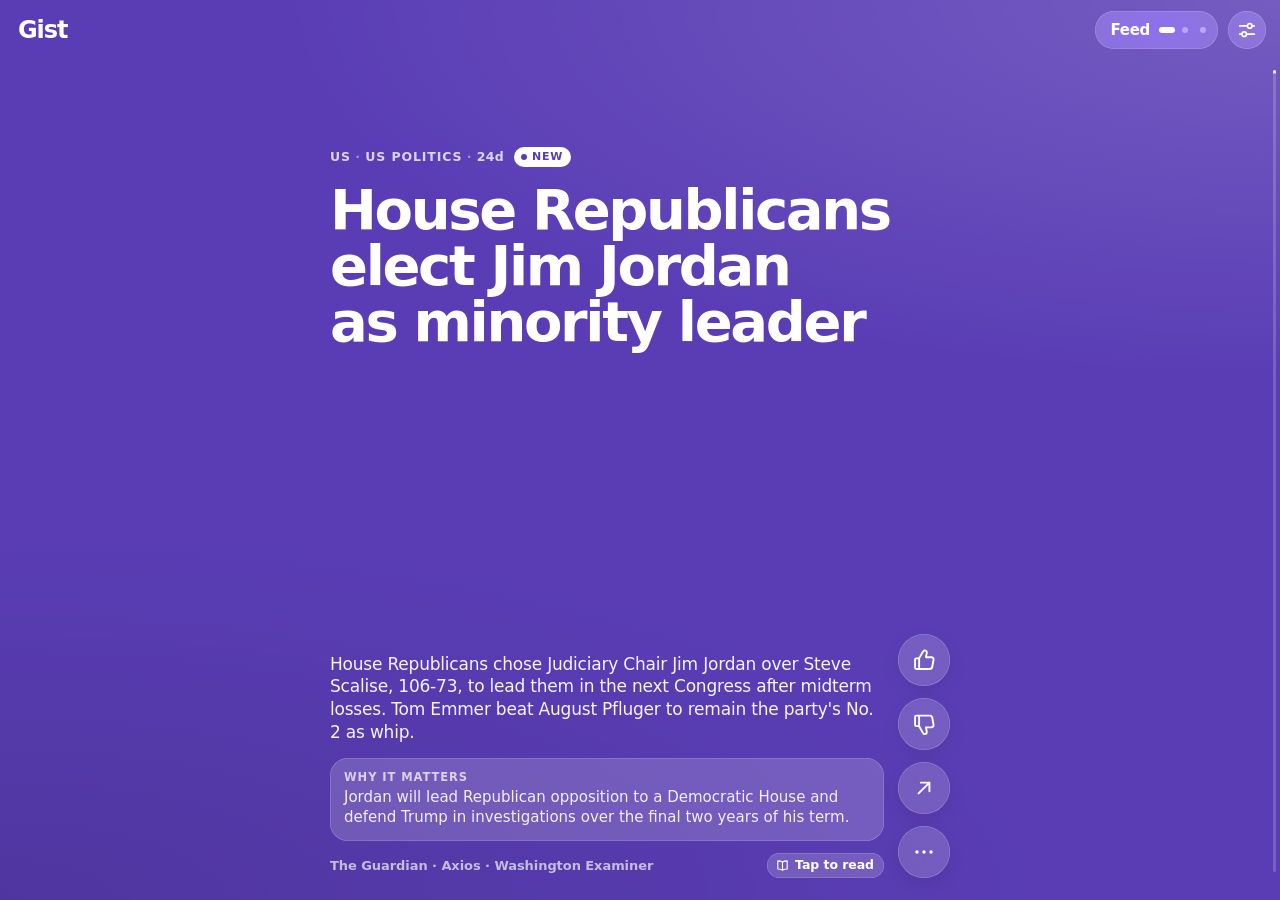
<file: docs/index.html>
<!doctype html>
<html lang="en">
  <head>
    <meta charset="UTF-8" />
    <meta name="viewport" content="width=device-width, initial-scale=1, viewport-fit=cover" />
    <title>Gist</title>
    <meta name="description" content="A news feed you can doomscroll: bold cards, three drops a day, ranked on your phone by your votes." />

    <!-- iOS home-screen web app -->
    <meta name="apple-mobile-web-app-capable" content="yes" />
    <meta name="mobile-web-app-capable" content="yes" />
    <meta name="apple-mobile-web-app-status-bar-style" content="black-translucent" />
    <meta name="apple-mobile-web-app-title" content="Gist" />
    <link rel="apple-touch-icon" sizes="180x180" href="./apple-touch-icon.png" />
    <link rel="icon" type="image/svg+xml" href="./icon.svg" />
    <link rel="icon" type="image/png" sizes="192x192" href="./icon-192.png" />
    <link rel="manifest" href="./manifest.webmanifest" />

    <meta name="theme-color" content="#F2F2F7" media="(prefers-color-scheme: light)" />
    <meta name="theme-color" content="#000000" media="(prefers-color-scheme: dark)" />

    <!-- Debug override (?theme=light|dark) + motion flag, applied before first paint. -->
    <script>
      (function () {
        try {
          var t = new URLSearchParams(location.search).get('theme');
          if (t === 'light' || t === 'dark') document.documentElement.setAttribute('data-theme', t);
          var rm = window.matchMedia && window.matchMedia('(prefers-reduced-motion: reduce)').matches;
          if (!rm) document.documentElement.classList.add('motion');
        } catch (e) {}
      })();
    </script>

    <link rel="stylesheet" href="./styles.css" />
    <script type="module" src="./app.js"></script>
  </head>
  <body data-tab="feed" data-ink="light">
    <header class="chrome" id="chrome">
      <div class="chrome-row">
        <div class="wordmark">Gist</div>
        <!-- Page indicator: swipe left/right to change section; the dots are also tappable. -->
        <nav class="pager" role="tablist" id="tabs" aria-label="Sections (swipe left or right)">
          <span class="pager-label" id="pager-label" aria-hidden="true">Feed</span>
          <span class="pager-dots">
            <span class="pager-thumb" aria-hidden="true"></span>
            <button role="tab" type="button" data-tab="feed" aria-label="Feed"></button>
            <button role="tab" type="button" data-tab="economy" aria-label="Economy"></button>
            <button role="tab" type="button" data-tab="threads" aria-label="Threads"></button>
          </span>
        </nav>
        <button class="gear" type="button" id="gear" aria-label="Settings">
          <svg viewBox="0 0 24 24" aria-hidden="true"><path d="M4 7.5h8.5M17.5 7.5H20M4 16.5h2.5M11.5 16.5H20"/><circle cx="15" cy="7.5" r="2.5"/><circle cx="9" cy="16.5" r="2.5"/></svg>
        </button>
      </div>
    </header>

    <div class="progress" id="progress" aria-hidden="true"><div class="progress-fill" id="progress-fill"></div></div>

    <!-- Sections side by side in a native horizontal scroll-snap strip: swipe left/right to change. -->
    <div class="strip" id="strip">
      <main id="feed" class="feed" aria-label="Feed" tabindex="-1">
        <article class="card loading" aria-label="Loading"><div class="poster"><div class="hl"><div class="hl-t">Gist</div></div></div></article>
      </main>
      <section id="economy" class="page" aria-label="Economy"></section>
      <section id="threads" class="page" aria-label="Threads"></section>
    </div>

    <div class="scrim" id="scrim" hidden></div>
    <div class="sheet" id="sheet" role="dialog" aria-modal="true" aria-label="Details" hidden>
      <div class="sheet-grab" id="sheet-grab"><span></span></div>
      <div class="sheet-body" id="sheet-body"></div>
    </div>

    <button class="new-pill" id="new-pill" type="button" hidden></button>

    <div class="reader" id="reader" role="dialog" aria-modal="true" aria-labelledby="r-title" hidden>
      <div class="r-bar" id="r-bar">
        <div class="r-bar-bg" aria-hidden="true"></div>
        <div class="r-bar-title" id="r-bar-title" aria-hidden="true"></div>
        <button class="r-close" id="r-close" type="button" aria-label="Close">
          <svg viewBox="0 0 24 24" aria-hidden="true"><path d="M6.5 6.5l11 11M17.5 6.5l-11 11"/></svg>
        </button>
      </div>
      <div class="r-scroll" id="r-scroll"></div>
    </div>

    <div class="toast" id="toast" role="status" aria-live="polite"></div>

    <noscript><p style="padding:96px 20px">Gist needs JavaScript to load the feed.</p></noscript>
  </body>
</html>
</file>
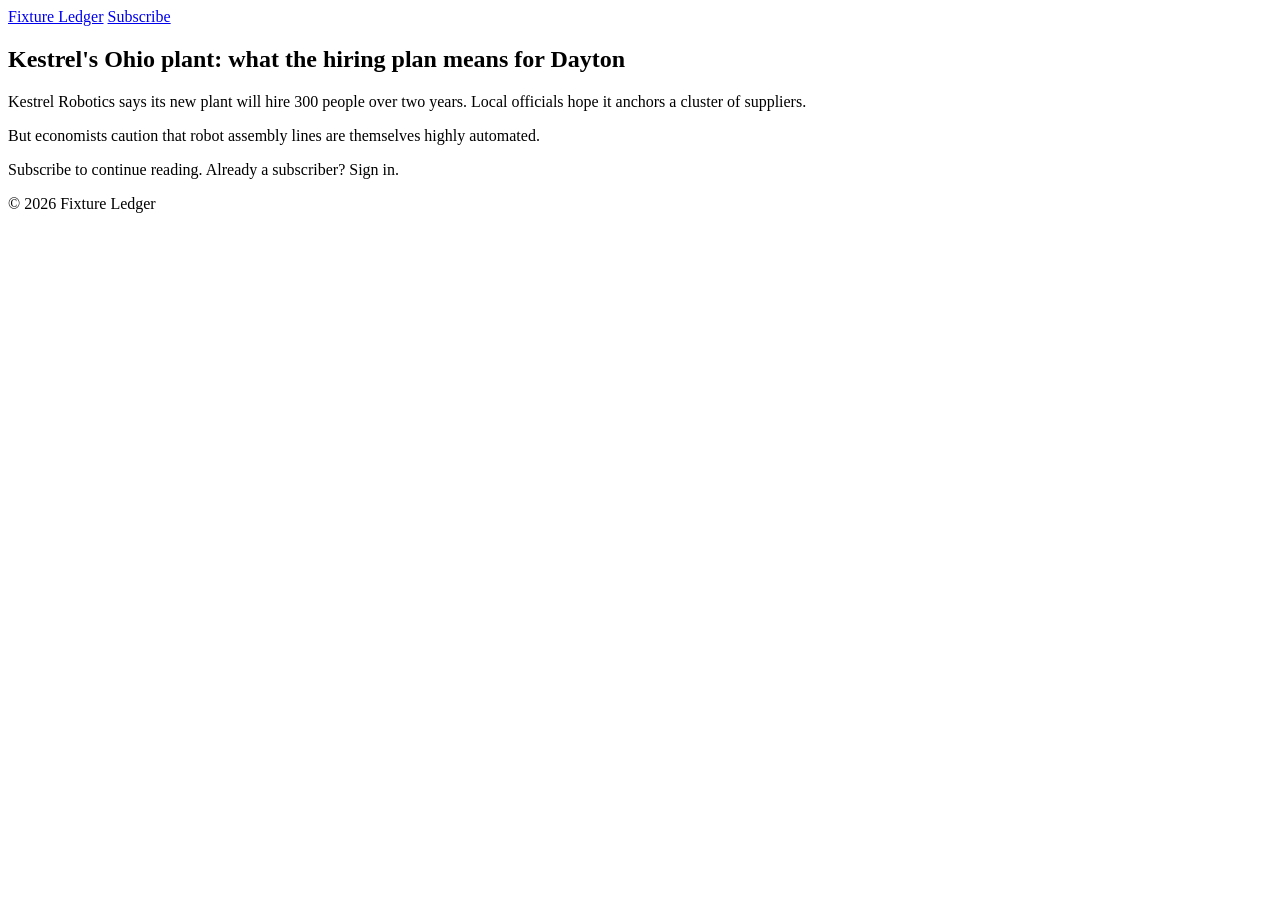
<file: job/fixtures/pages/paywall-teaser.html>
<!doctype html>
<html lang="en">
<head><meta charset="utf-8"><title>Subscriber analysis | Fixture Ledger</title></head>
<body>
<header><nav><a href="/">Fixture Ledger</a> <a href="/subscribe">Subscribe</a></nav></header>
<main>
  <article>
    <h1>Kestrel's Ohio plant: what the hiring plan means for Dayton</h1>
    <p>Kestrel Robotics says its new plant will hire 300 people over two years. Local officials hope it anchors a cluster of suppliers.</p>
    <p>But economists caution that robot assembly lines are themselves highly automated.</p>
    <div class="paywall"><p>Subscribe to continue reading. Already a subscriber? Sign in.</p></div>
  </article>
</main>
<footer><p>&copy; 2026 Fixture Ledger</p></footer>
</body>
</html>
</file>
<file: docs/styles.css>
/* Brief v2 — "Poster": every card is a keynote slide. Huge type on a rich color field.
   Light mode = solid color fields. Dark mode = black fields, topic color moves into the headline.
   Animate transform + opacity only. */

:root {
  --font: -apple-system, BlinkMacSystemFont, "SF Pro Display", "SF Pro Text", system-ui, sans-serif;
  --safe-t: env(safe-area-inset-top, 0px);
  --safe-b: env(safe-area-inset-bottom, 0px);
  --safe-l: env(safe-area-inset-left, 0px);
  --safe-r: env(safe-area-inset-right, 0px);
  --chrome-h: 52px;
  --spring: cubic-bezier(0.2, 1.25, 0.35, 1);
  --spring-soft: cubic-bezier(0.22, 1.08, 0.36, 1);
  --ease-out: cubic-bezier(0.22, 0.61, 0.36, 1);

  /* System semantic colors (light) */
  --bg: #f2f2f7;
  --group: #ffffff;
  --label: #000000;
  --label2: rgba(60, 60, 67, 0.62);
  --label3: rgba(60, 60, 67, 0.32);
  --fill: rgba(118, 118, 128, 0.12);
  --hair: rgba(60, 60, 67, 0.16);
  --sheet-bg: rgba(242, 242, 247, 0.9);
  --sheet-group: #ffffff;
  --link: #0a64d8;
  --good: #1f8a4c;
  --bad: #c9302c;

  /* The poster palette — iPhone/iMac-lineup inspired: saturated, refined, never neon. */
  --p-blue: #2352c6;
  --p-green: #1d7a4a;
  --p-purple: #5a3db5;
  --p-orange: #e2622a;
  --p-red: #b3262e;
  --p-teal: #11727f;
  --p-pink: #d24a80;
  --p-yellow: #f3c234;
  --p-silver: #e4e5e9;

  /* Dark-mode headline tones for the same families */
  --d-blue: #78a2ff;
  --d-green: #57d48f;
  --d-purple: #b9a2ff;
  --d-orange: #ffa064;
  --d-red: #ff6e66;
  --d-teal: #5ed3df;
  --d-pink: #ff88b6;
  --d-yellow: #ffd84f;
  --d-silver: #e6e7eb;

  color-scheme: light;
}

@media (prefers-color-scheme: dark) {
  :root:not([data-theme="light"]) {
    --bg: #000000;
    --group: #1c1c1e;
    --label: #ffffff;
    --label2: rgba(235, 235, 245, 0.62);
    --label3: rgba(235, 235, 245, 0.3);
    --fill: rgba(118, 118, 128, 0.24);
    --hair: rgba(84, 84, 88, 0.6);
    --sheet-bg: rgba(28, 28, 30, 0.92);
    --sheet-group: #2c2c2e;
    --link: #4a9dff;
    --good: #4fd08a;
    --bad: #ff6961;
    color-scheme: dark;
  }
}
:root[data-theme="dark"] {
  --bg: #000000;
  --group: #1c1c1e;
  --label: #ffffff;
  --label2: rgba(235, 235, 245, 0.62);
  --label3: rgba(235, 235, 245, 0.3);
  --fill: rgba(118, 118, 128, 0.24);
  --hair: rgba(84, 84, 88, 0.6);
  --sheet-bg: rgba(28, 28, 30, 0.92);
  --sheet-group: #2c2c2e;
  --link: #4a9dff;
  --good: #4fd08a;
  --bad: #ff6961;
  color-scheme: dark;
}

* { box-sizing: border-box; }
html, body { margin: 0; height: 100%; }
body {
  background: var(--bg);
  color: var(--label);
  font-family: var(--font);
  font-size: 17px;
  line-height: 1.35;
  -webkit-font-smoothing: antialiased;
  -webkit-text-size-adjust: 100%;
  overflow: hidden;
  overscroll-behavior: none;
}
button { font: inherit; color: inherit; background: none; border: 0; padding: 0; cursor: pointer; -webkit-tap-highlight-color: transparent; }
a { color: inherit; -webkit-tap-highlight-color: transparent; }
svg { display: block; }
[hidden] { display: none !important; }
.sr-only { position: absolute; width: 1px; height: 1px; overflow: hidden; clip: rect(0 0 0 0); white-space: nowrap; }

/* ------------------------------------------------------------------ chrome */

.chrome {
  position: fixed;
  z-index: 30;
  top: 0; left: 0; right: 0;
  padding: calc(var(--safe-t) + 8px) calc(var(--safe-r) + 14px) 0 calc(var(--safe-l) + 18px);
  transition: opacity 0.35s var(--ease-out), transform 0.45s var(--spring-soft);
  pointer-events: none;
}
.chrome-row {
  height: 44px;
  display: flex;
  align-items: center;
  gap: 10px;
}
.chrome-row > * { pointer-events: auto; }
body.scrolling[data-tab="feed"] .chrome { opacity: 0; transform: translateY(-8px); }
body.scrolling[data-tab="feed"] .chrome-row > * { pointer-events: none; }

/* Ink: what color the chrome draws in, follows the card under it. */
body[data-ink="light"] {
  --c-ink: #ffffff;
  --c-glass: rgba(255, 255, 255, 0.18);
  --c-glass-edge: rgba(255, 255, 255, 0.28);
  --c-sel: rgba(255, 255, 255, 0.94);
  --c-sel-ink: #000;
}
body[data-ink="dark"] {
  --c-ink: #111114;
  --c-glass: rgba(255, 255, 255, 0.42);
  --c-glass-edge: rgba(255, 255, 255, 0.55);
  --c-sel: #111114;
  --c-sel-ink: #fff;
}
body[data-tab="economy"][data-ink="dark"], body[data-tab="threads"][data-ink="dark"] {
  --c-glass: rgba(250, 250, 252, 0.72);
  --c-glass-edge: rgba(0, 0, 0, 0.06);
}
body[data-tab="economy"][data-ink="light"], body[data-tab="threads"][data-ink="light"] {
  --c-glass: rgba(40, 40, 44, 0.72);
  --c-glass-edge: rgba(255, 255, 255, 0.1);
}

.wordmark {
  font-size: 24px;
  font-weight: 900;
  letter-spacing: -0.045em;
  color: var(--c-ink);
  margin-right: auto;
  transition: color 0.3s;
}
/* Page indicator: current section name + three dots; the thumb slides with --pos (0 feed … 2 threads),
   which app.js sets continuously while you swipe. */
.pager {
  --pos: 0;
  --step: 18px;
  height: 38px;
  display: flex;
  align-items: center;
  gap: 8px;
  padding: 0 6px 0 15px;
  border-radius: 999px;
  color: var(--c-ink);
  background: var(--c-glass);
  box-shadow: inset 0 0 0 0.5px var(--c-glass-edge);
  -webkit-backdrop-filter: blur(24px) saturate(170%);
  backdrop-filter: blur(24px) saturate(170%);
  transition: color 0.3s;
}
.pager-label {
  font-size: 15px;
  font-weight: 750;
  letter-spacing: -0.02em;
}
.pager-label.swap { animation: pager-swap 0.32s var(--ease-out); }
@keyframes pager-swap { from { opacity: 0; transform: translateY(5px); } }
.pager-dots { position: relative; display: flex; }
.pager-dots button {
  width: var(--step);
  height: 38px;
  display: grid;
  place-items: center;
}
.pager-dots button::before {
  content: "";
  width: 6px; height: 6px;
  border-radius: 50%;
  background: currentColor;
  opacity: 0.38;
}
.pager-dots button:focus-visible { outline: 2px solid currentColor; outline-offset: -8px; border-radius: 999px; }
.pager-thumb {
  position: absolute;
  top: 50%;
  left: calc(var(--pos) * var(--step) + var(--step) / 2 - 8px);
  width: 16px; height: 6px;
  margin-top: -3px;
  border-radius: 3px;
  background: currentColor;
  pointer-events: none;
  transition: left 0.32s var(--spring-soft);
}
body.swiping .pager-thumb { transition: none; }
.gear {
  width: 38px; height: 38px;
  border-radius: 50%;
  display: grid; place-items: center;
  color: var(--c-ink);
  background: var(--c-glass);
  box-shadow: inset 0 0 0 0.5px var(--c-glass-edge);
  -webkit-backdrop-filter: blur(24px) saturate(170%);
  backdrop-filter: blur(24px) saturate(170%);
}
.gear svg { width: 22px; height: 22px; fill: none; stroke: currentColor; stroke-width: 1.75; stroke-linecap: round; }

.progress {
  position: fixed;
  z-index: 25;
  right: calc(var(--safe-r) + 4px);
  top: calc(var(--safe-t) + 70px);
  bottom: calc(var(--safe-b) + 28px);
  width: 3px;
  border-radius: 3px;
  background: color-mix(in srgb, var(--c-ink) 18%, transparent);
  overflow: hidden;
  transition: opacity 0.3s;
}
.progress-fill {
  position: absolute; inset: 0;
  background: var(--c-ink);
  opacity: 0.85;
  transform-origin: 50% 0;
  transform: scaleY(0);
  transition: transform 0.45s var(--spring-soft);
}
body:not([data-tab="feed"]) .progress { opacity: 0; }

/* ------------------------------------------------------------------ feed */

/* Sections strip: Feed | Economy | Threads side by side, one screen each. The phone's native scroller
   does the horizontal swipe and snapping; each section scrolls vertically inside it. */
.strip {
  position: fixed;
  inset: 0;
  display: flex;
  overflow-x: auto;
  overflow-y: hidden;
  scroll-snap-type: x mandatory;
  overscroll-behavior-x: contain;
  -webkit-overflow-scrolling: touch;
  scrollbar-width: none;
}
.strip::-webkit-scrollbar { display: none; }
.strip > .feed, .strip > .page {
  position: relative;
  inset: auto;
  flex: 0 0 100%;
  width: 100%;
  height: 100%;
  scroll-snap-align: start;
  scroll-snap-stop: always;
}

.feed {
  overflow-y: auto;
  overflow-x: hidden;
  scroll-snap-type: y mandatory;
  overscroll-behavior-y: contain;
  -webkit-overflow-scrolling: touch;
  scrollbar-width: none;
  outline: none;
}
.feed::-webkit-scrollbar { display: none; }

.card {
  /* family vars default = silver */
  --field: var(--p-silver);
  --ink: #111114;
  --hl: var(--ink);
  --tone: var(--d-silver);
  --glass: rgba(255, 255, 255, 0.5);
  --glass-edge: rgba(255, 255, 255, 0.7);
  --on: #111114;

  position: relative;
  height: 100vh;
  height: 100dvh;
  scroll-snap-align: start;
  scroll-snap-stop: always;
  background: var(--field);
  color: var(--ink);
  overflow: hidden;
  touch-action: manipulation;
  -webkit-user-select: none;
  user-select: none;
}
.card[data-ink="light"] {
  --ink: #ffffff;
  --glass: rgba(255, 255, 255, 0.17);
  --glass-edge: rgba(255, 255, 255, 0.3);
}
.f-blue   { --field: var(--p-blue);   --tone: var(--d-blue); }
.f-green  { --field: var(--p-green);  --tone: var(--d-green); }
.f-purple { --field: var(--p-purple); --tone: var(--d-purple); }
.f-orange { --field: var(--p-orange); --tone: var(--d-orange); }
.f-red    { --field: var(--p-red);    --tone: var(--d-red); }
.f-teal   { --field: var(--p-teal);   --tone: var(--d-teal); }
.f-pink   { --field: var(--p-pink);   --tone: var(--d-pink); }
.f-yellow { --field: var(--p-yellow); --tone: var(--d-yellow); }
.f-silver { --field: var(--p-silver); --tone: var(--d-silver); }

/* A whisper of light across the field, like a lit keynote backdrop. Static. */
.card::before {
  content: "";
  position: absolute; inset: 0;
  background:
    radial-gradient(130% 70% at 100% 0%, rgba(255, 255, 255, 0.16), transparent 60%),
    radial-gradient(120% 60% at 0% 100%, rgba(0, 0, 0, 0.12), transparent 70%);
  pointer-events: none;
}
.card.imp5::before {
  background:
    radial-gradient(110% 60% at 85% 8%, rgba(255, 255, 255, 0.26), transparent 62%),
    radial-gradient(120% 60% at 0% 100%, rgba(0, 0, 0, 0.16), transparent 70%);
}

.poster {
  position: relative;
  z-index: 1;
  height: 100%;
  display: flex;
  flex-direction: column;
  padding:
    calc(var(--safe-t) + var(--chrome-h) + 22px)
    calc(var(--safe-r) + 18px)
    calc(var(--safe-b) + 22px)
    calc(var(--safe-l) + 22px);
}

.eyebrow {
  display: flex;
  align-items: center;
  flex-wrap: wrap;
  gap: 6px;
  min-height: 22px;
  font-size: 12.5px;
  font-weight: 700;
  letter-spacing: 0.07em;
  text-transform: uppercase;
  color: color-mix(in srgb, var(--ink) 78%, transparent);
  flex: none;
}
.eyebrow.stack { flex-direction: column; align-items: flex-start; gap: 10px; }
.eyebrow .meta { display: flex; align-items: center; flex-wrap: wrap; gap: 6px; }
.eyebrow .sep { opacity: 0.55; margin: 0 0.35em; }
.eyebrow .age { text-transform: none; letter-spacing: 0.02em; }
.new {
  display: inline-flex; align-items: center; gap: 5px;
  margin-left: 4px;
  padding: 3px 8px 3px 7px;
  border-radius: 999px;
  background: var(--ink);
  color: var(--field);
  font-size: 11px;
  letter-spacing: 0.08em;
}
.new::before { content: ""; width: 6px; height: 6px; border-radius: 50%; background: currentColor; }
.top-badge {
  display: inline-flex; align-items: center; gap: 5px;
  padding: 3px 9px 3px 7px;
  border-radius: 999px;
  background: var(--glass);
  box-shadow: inset 0 0 0 0.5px var(--glass-edge);
  color: var(--ink);
  font-size: 11px;
  letter-spacing: 0.08em;
}
.top-badge svg { width: 12px; height: 12px; fill: currentColor; }
.seen-tag { opacity: 0.8; }

/* Eyebrow + headline sit together as a title block, centered in the space above the
   body with a slight upward bias (like a Memories title card). */
.head {
  flex: 1 1 0;
  min-height: 0;
  display: flex;
  flex-direction: column;
}
.head::before { content: ""; flex: 1 1 0; max-height: 72px; }
.head::after { content: ""; flex: 1.6 1 0; }
.hl {
  flex: 0 1 auto;
  min-height: 0;
  margin-top: 14px;
  /* fit() guarantees the size; visible so descenders are never shaved */
  overflow: visible;
}
.hl-t {
  width: 100%;
  margin: 0;
  font-size: 50px; /* overwritten by fit() */
  font-weight: 850;
  line-height: 1;
  letter-spacing: -0.042em;
  color: var(--hl);
  text-wrap: balance;
  overflow-wrap: break-word;
  padding-bottom: 0.08em;
  transform-origin: 0 100%;
}
.card.imp5 .hl-t { font-weight: 900; letter-spacing: -0.05em; line-height: 0.96; }

.lower {
  flex: none;
  display: grid;
  grid-template-columns: minmax(0, 1fr) 52px;
  column-gap: 14px;
  align-items: end;
  margin-top: 18px;
}
.body { min-width: 0; }
.summary {
  margin: 0;
  font-size: 17px;
  line-height: 1.34;
  font-weight: 500;
  letter-spacing: -0.012em;
  color: color-mix(in srgb, var(--ink) 94%, transparent);
}
.why {
  margin: 14px 0 0;
  padding: 12px 14px 13px;
  border-radius: 18px;
  background: var(--glass);
  box-shadow: inset 0 0 0 0.5px var(--glass-edge);
}
.why b {
  display: block;
  font-size: 11.5px;
  font-weight: 750;
  letter-spacing: 0.08em;
  text-transform: uppercase;
  color: color-mix(in srgb, var(--ink) 72%, transparent);
  margin-bottom: 3px;
}
.why span {
  display: block;
  font-size: 15px;
  line-height: 1.33;
  font-weight: 500;
  color: color-mix(in srgb, var(--ink) 90%, transparent);
}
.outlets {
  margin-top: 12px;
  font-size: 13px;
  font-weight: 650;
  letter-spacing: -0.005em;
  color: color-mix(in srgb, var(--ink) 66%, transparent);
  white-space: nowrap;
  overflow: hidden;
  text-overflow: ellipsis;
}

/* Rail: chunky glass buttons on the thumb side */
.rail { display: flex; flex-direction: column; gap: 12px; align-items: center; }
.rb {
  position: relative;
  width: 52px; height: 52px;
  border-radius: 50%;
  display: grid; place-items: center;
  color: var(--ink);
  background: var(--glass);
  box-shadow: inset 0 0 0 0.5px var(--glass-edge), 0 6px 18px rgba(0, 0, 0, 0.08);
  -webkit-backdrop-filter: blur(20px);
  backdrop-filter: blur(20px);
  transition: transform 0.45s var(--spring), background-color 0.2s, color 0.2s;
}
.rb svg { width: 26px; height: 26px; fill: none; stroke: currentColor; stroke-width: 1.75; stroke-linecap: round; stroke-linejoin: round; }
.rb:active { transform: scale(0.88); }
.rb[aria-pressed="true"] { background: var(--ink); color: var(--field); box-shadow: 0 6px 18px rgba(0, 0, 0, 0.16); }
.rb[aria-pressed="true"] svg .fillable { fill: currentColor; }
.rb.pop { animation: pop 0.5s var(--spring); }
@keyframes pop { 0% { transform: scale(0.7); } 60% { transform: scale(1.14); } 100% { transform: scale(1); } }

/* Headline entrance */
.motion .card .hl-t { opacity: 0; transform: translateY(18px) scale(0.94); transition: opacity 0.5s var(--ease-out), transform 0.75s var(--spring-soft); }
.motion .card.in .hl-t { opacity: 1; transform: none; }
.motion .card .body { opacity: 0; transition: opacity 0.5s var(--ease-out) 0.12s; }
.motion .card.in .body { opacity: 1; }

/* Seen cards after the caught-up card: dimmed */
.card.seen .eyebrow, .card.seen .hl, .card.seen .body { opacity: 0.5; }
.motion .card.seen.in .body { opacity: 0.5; }
.card.seen::after {
  content: "";
  position: absolute; inset: 0;
  background: rgba(242, 242, 247, 0.42);
  pointer-events: none;
}
.card.seen[data-ink="light"]::after { background: rgba(20, 20, 24, 0.28); }

/* 👎 */
.card.gone .poster { opacity: 0; transform: scale(0.94); transition: opacity 0.35s var(--ease-out), transform 0.45s var(--ease-out); }

/* Double-tap burst */
.burst {
  position: absolute;
  z-index: 5;
  width: 0; height: 0;
  pointer-events: none;
}
.burst .b-icon {
  position: absolute;
  left: -56px; top: -56px;
  width: 112px; height: 112px;
  color: var(--ink);
  filter: drop-shadow(0 8px 24px rgba(0, 0, 0, 0.18));
  animation: burst-icon 0.9s var(--spring) forwards;
}
.burst .b-icon svg { width: 100%; height: 100%; fill: currentColor; stroke: none; }
.burst i {
  position: absolute;
  left: -6px; top: -6px;
  width: 12px; height: 12px;
  border-radius: 50%;
  background: var(--ink);
  transform: rotate(var(--a)) translateY(0) scale(0.4);
  opacity: 0;
  animation: burst-dot 0.7s var(--ease-out) forwards;
}
@keyframes burst-icon {
  0% { transform: scale(0.2) rotate(-14deg); opacity: 0; }
  35% { transform: scale(1.12) rotate(4deg); opacity: 1; }
  60% { transform: scale(0.96) rotate(0); opacity: 1; }
  100% { transform: scale(1) translateY(-46px); opacity: 0; }
}
@keyframes burst-dot {
  0% { transform: rotate(var(--a)) translateY(-20px) scale(0.6); opacity: 1; }
  100% { transform: rotate(var(--a)) translateY(-92px) scale(0.2); opacity: 0; }
}

/* Caught-up card */
.card.caught { --field: var(--p-silver); --ink: #111114; }
.caught .hl-t { color: var(--ink); }
.caught-check { width: 76px; height: 76px; color: var(--good); margin: 4px 0 0; flex: none; }
.caught-check svg { width: 100%; height: 100%; }
.caught .lower { grid-template-columns: 1fr; }
.caught-stats { display: flex; gap: 10px; margin-bottom: 14px; }
.stat {
  flex: 1;
  padding: 14px 14px 12px;
  border-radius: 20px;
  background: var(--glass);
  box-shadow: inset 0 0 0 0.5px var(--glass-edge);
}
.stat b { display: block; font-size: 34px; line-height: 1; font-weight: 850; letter-spacing: -0.04em; white-space: nowrap; }
.stat b small { font-size: 0.5em; font-weight: 750; letter-spacing: 0; margin-left: 3px; }
.stat span { display: block; margin-top: 6px; font-size: 13px; font-weight: 600; color: color-mix(in srgb, var(--ink) 66%, transparent); }
.caught-more {
  display: flex; align-items: center; gap: 8px;
  font-size: 15px; font-weight: 650;
  color: color-mix(in srgb, var(--ink) 70%, transparent);
}
.caught-more svg { width: 18px; height: 18px; fill: none; stroke: currentColor; stroke-width: 2; stroke-linecap: round; stroke-linejoin: round; }
.motion .caught.in .caught-check { animation: pop 0.7s var(--spring); }

.loading { --field: var(--bg); --ink: var(--label); }
.loading .hl-t { opacity: 0.12 !important; transform: none !important; }

.empty-card .hl-t { font-size: 44px; }

/* ---------------------------------------------------- dark: black fields */
@media (prefers-color-scheme: dark) {
  :root:not([data-theme="light"]) .card,
  :root:not([data-theme="light"]) .card[data-ink] {
    --ink: #ffffff;
    --hl: var(--tone);
    --glass: rgba(255, 255, 255, 0.1);
    --glass-edge: rgba(255, 255, 255, 0.14);
    background: #000;
  }
  :root:not([data-theme="light"]) .card::before {
    background:
      radial-gradient(90% 55% at 0% 12%, color-mix(in srgb, var(--tone) 26%, transparent), transparent 70%),
      radial-gradient(80% 40% at 100% 100%, color-mix(in srgb, var(--tone) 10%, transparent), transparent 70%);
  }
  :root:not([data-theme="light"]) .card.imp5::before {
    background:
      radial-gradient(110% 65% at 10% 10%, color-mix(in srgb, var(--tone) 38%, transparent), transparent 70%),
      radial-gradient(80% 40% at 100% 100%, color-mix(in srgb, var(--tone) 14%, transparent), transparent 70%);
  }
  :root:not([data-theme="light"]) .new { background: var(--tone); color: #000; }
  :root:not([data-theme="light"]) .rb[aria-pressed="true"] { background: var(--tone); color: #000; }
  :root:not([data-theme="light"]) .burst .b-icon, :root:not([data-theme="light"]) .burst i { color: var(--tone); background: none; }
  :root:not([data-theme="light"]) .burst i { background: var(--tone); }
  :root:not([data-theme="light"]) .card.seen::after { background: rgba(0, 0, 0, 0.2); }
  :root:not([data-theme="light"]) .card.caught { --tone: var(--d-green); }
  :root:not([data-theme="light"]) .caught .hl-t { color: #fff; }
}
:root[data-theme="dark"] .card,
:root[data-theme="dark"] .card[data-ink] {
  --ink: #ffffff;
  --hl: var(--tone);
  --glass: rgba(255, 255, 255, 0.1);
  --glass-edge: rgba(255, 255, 255, 0.14);
  background: #000;
}
:root[data-theme="dark"] .card::before {
  background:
    radial-gradient(90% 55% at 0% 12%, color-mix(in srgb, var(--tone) 26%, transparent), transparent 70%),
    radial-gradient(80% 40% at 100% 100%, color-mix(in srgb, var(--tone) 10%, transparent), transparent 70%);
}
:root[data-theme="dark"] .card.imp5::before {
  background:
    radial-gradient(110% 65% at 10% 10%, color-mix(in srgb, var(--tone) 38%, transparent), transparent 70%),
    radial-gradient(80% 40% at 100% 100%, color-mix(in srgb, var(--tone) 14%, transparent), transparent 70%);
}
:root[data-theme="dark"] .new { background: var(--tone); color: #000; }
:root[data-theme="dark"] .rb[aria-pressed="true"] { background: var(--tone); color: #000; }
:root[data-theme="dark"] .burst .b-icon { color: var(--tone); }
:root[data-theme="dark"] .burst i { background: var(--tone); }
:root[data-theme="dark"] .card.seen::after { background: rgba(0, 0, 0, 0.2); }
:root[data-theme="dark"] .card.caught { --tone: var(--d-green); }
:root[data-theme="dark"] .caught .hl-t { color: #fff; }

/* ------------------------------------------------------- pages (Economy, Threads) */

.page {
  background: var(--bg);
  overflow-y: auto;
  overscroll-behavior-y: contain;
  -webkit-overflow-scrolling: touch;
  padding:
    calc(var(--safe-t) + var(--chrome-h) + 18px)
    calc(var(--safe-r) + 16px)
    calc(var(--safe-b) + 40px)
    calc(var(--safe-l) + 16px);
}
.page-inner { max-width: 640px; margin: 0 auto; }
.page-title {
  margin: 6px 4px 18px;
  font-size: 52px;
  line-height: 0.95;
  font-weight: 900;
  letter-spacing: -0.05em;
}
.page-sub { margin: -10px 4px 22px; font-size: 15px; font-weight: 550; color: var(--label2); }
.sec {
  margin: 30px 4px 12px;
  font-size: 24px;
  font-weight: 850;
  letter-spacing: -0.035em;
}
.slab {
  position: relative;
  overflow: hidden;
  border-radius: 30px;
  padding: 22px 22px 24px;
  background: var(--field, var(--p-green));
  color: var(--ink, #fff);
}
.slab::before {
  content: "";
  position: absolute; inset: 0;
  background: radial-gradient(120% 80% at 100% 0%, rgba(255, 255, 255, 0.18), transparent 60%);
  pointer-events: none;
}
.slab > * { position: relative; }
.slab-eyebrow { font-size: 12px; font-weight: 750; letter-spacing: 0.08em; text-transform: uppercase; opacity: 0.78; }
.read-text { margin: 10px 0 0; font-size: 23px; line-height: 1.2; font-weight: 750; letter-spacing: -0.025em; }

.tiles { display: grid; grid-template-columns: 1fr 1fr; gap: 12px; }
.tile {
  border-radius: 24px;
  padding: 16px 16px 14px;
  background: var(--group);
  min-width: 0;
}
.tile.wide { grid-column: 1 / -1; }
.tile-label { font-size: 13px; font-weight: 650; color: var(--label2); }
.tile-value {
  margin-top: 8px;
  font-size: 40px;
  line-height: 1;
  font-weight: 850;
  letter-spacing: -0.045em;
  color: var(--p-green);
  white-space: nowrap;
}
.tile-value.long { font-size: 32px; }
.tile-unit { font-size: 0.5em; font-weight: 750; margin-left: 2px; letter-spacing: -0.02em; }
.tile-foot { margin-top: 10px; display: flex; gap: 8px; align-items: center; justify-content: space-between; font-size: 12.5px; font-weight: 600; color: var(--label2); }
.chg { display: inline-flex; align-items: center; gap: 3px; padding: 2px 8px; border-radius: 999px; background: var(--fill); color: var(--label); font-weight: 700; white-space: nowrap; }
.chg.down { color: var(--good); }
.chg.up { color: var(--bad); }

.fed {
  border-radius: 30px;
  padding: 20px 20px 18px;
  background: var(--group);
}
.fed-when { font-size: 13px; font-weight: 650; color: var(--label2); }
.fed-date { margin-top: 4px; font-size: 40px; font-weight: 900; letter-spacing: -0.05em; line-height: 1; }
.odds { list-style: none; margin: 18px 0 0; padding: 0; display: grid; gap: 14px; }
.odd-top { display: flex; justify-content: space-between; font-size: 15px; font-weight: 650; }
.odd-top b { font-weight: 850; font-variant-numeric: tabular-nums; }
.bar { margin-top: 7px; height: 12px; border-radius: 999px; background: var(--fill); overflow: hidden; }
.bar-fill { height: 100%; border-radius: 999px; background: var(--p-purple); transform-origin: 0 50%; transform: scaleX(0); transition: transform 0.9s var(--spring-soft); }
.odds li:first-child .bar-fill { background: var(--p-blue); }
.fed-note { margin: 16px 0 0; font-size: 14px; color: var(--label2); font-weight: 500; }

.week { border-radius: 30px; background: var(--group); padding: 6px 18px; }
.week-row { display: grid; grid-template-columns: 56px 1fr; gap: 14px; padding: 14px 0; }
.week-row + .week-row { box-shadow: inset 0 0.5px 0 var(--hair); }
.week-date { font-size: 13px; font-weight: 750; color: var(--p-orange); text-transform: uppercase; letter-spacing: 0.04em; }
.week-date b { display: block; font-size: 28px; line-height: 1; letter-spacing: -0.04em; color: var(--label); margin-top: 2px; }
.week-event { font-size: 17px; font-weight: 700; letter-spacing: -0.015em; }
.week-why { margin-top: 3px; font-size: 14.5px; color: var(--label2); font-weight: 500; }

.threads { display: grid; gap: 16px; }
.thread { padding: 22px 22px 18px; }
.thread-meta { display: flex; gap: 8px; align-items: center; flex-wrap: wrap; font-size: 12px; font-weight: 750; letter-spacing: 0.08em; text-transform: uppercase; opacity: 0.85; }
.pill { padding: 3px 9px; border-radius: 999px; background: rgba(255, 255, 255, 0.2); }
.slab[data-ink="dark"] .pill { background: rgba(0, 0, 0, 0.08); }
.thread-title { margin: 12px 0 0; font-size: 34px; line-height: 0.98; font-weight: 900; letter-spacing: -0.045em; text-wrap: balance; }
.thread-summary { margin: 12px 0 0; font-size: 16px; line-height: 1.35; font-weight: 500; opacity: 0.92; }
.tl { list-style: none; margin: 18px 0 0; padding: 4px 0 0; }
.tl li { position: relative; display: grid; grid-template-columns: 58px 1fr; gap: 10px; padding: 9px 0; }
.tl li::before {
  content: ""; position: absolute; left: 50px; top: 15px;
  width: 7px; height: 7px; border-radius: 50%; background: currentColor; opacity: 0.85;
}
.tl-date { font-size: 13px; font-weight: 750; opacity: 0.75; padding-top: 1px; }
.tl-text { font-size: 15.5px; line-height: 1.32; font-weight: 600; padding-left: 8px; }
.tl-text a { text-decoration: none; }
.tl-text a::after { content: " ↗"; opacity: 0.6; font-weight: 500; }
.thread.dormant { opacity: 0.62; }

.empty-box { border-radius: 24px; padding: 22px; background: var(--group); color: var(--label2); font-weight: 550; }

/* page slabs in dark: deep gray card, family tone in the type */
@media (prefers-color-scheme: dark) {
  :root:not([data-theme="light"]) .slab { background: #141416; color: #fff; }
  :root:not([data-theme="light"]) .slab::before { background: radial-gradient(100% 70% at 0% 0%, color-mix(in srgb, var(--tone, var(--d-green)) 30%, transparent), transparent 70%); }
  :root:not([data-theme="light"]) .slab .read-text,
  :root:not([data-theme="light"]) .slab .thread-title { color: var(--tone, var(--d-green)); }
  :root:not([data-theme="light"]) .slab .pill { background: rgba(255, 255, 255, 0.1); }
  :root:not([data-theme="light"]) .tile-value { color: var(--d-green); }
  :root:not([data-theme="light"]) .bar-fill { background: var(--d-purple); }
  :root:not([data-theme="light"]) .odds li:first-child .bar-fill { background: var(--d-blue); }
  :root:not([data-theme="light"]) .week-date { color: var(--d-orange); }
}
:root[data-theme="dark"] .slab { background: #141416; color: #fff; }
:root[data-theme="dark"] .slab::before { background: radial-gradient(100% 70% at 0% 0%, color-mix(in srgb, var(--tone, var(--d-green)) 30%, transparent), transparent 70%); }
:root[data-theme="dark"] .slab .read-text,
:root[data-theme="dark"] .slab .thread-title { color: var(--tone, var(--d-green)); }
:root[data-theme="dark"] .slab .pill { background: rgba(255, 255, 255, 0.1); }
:root[data-theme="dark"] .tile-value { color: var(--d-green); }
:root[data-theme="dark"] .bar-fill { background: var(--d-purple); }
:root[data-theme="dark"] .odds li:first-child .bar-fill { background: var(--d-blue); }
:root[data-theme="dark"] .week-date { color: var(--d-orange); }

/* ------------------------------------------------------------------ sheets */

.scrim {
  position: fixed; inset: 0; z-index: 40;
  background: rgba(0, 0, 0, 0.36);
  opacity: 0;
  transition: opacity 0.35s var(--ease-out);
}
.scrim.open { opacity: 1; }
.sheet {
  position: fixed;
  z-index: 41;
  left: 0; right: 0;
  bottom: -60px; /* room for spring overshoot */
  margin: 0 auto;
  max-width: 640px;
  max-height: calc(88dvh + 60px);
  display: flex;
  flex-direction: column;
  border-radius: 26px 26px 0 0;
  background: var(--sheet-bg);
  -webkit-backdrop-filter: blur(30px) saturate(180%);
  backdrop-filter: blur(30px) saturate(180%);
  box-shadow: 0 -10px 40px rgba(0, 0, 0, 0.18);
  --group: var(--sheet-group);
  transform: translateY(105%);
  transition: transform 0.6s var(--spring-soft);
  padding-bottom: 60px;
}
.sheet.open { transform: translateY(0); }
.sheet.dragging { transition: none; }
.sheet-grab { flex: none; height: 26px; display: grid; place-items: center; touch-action: none; cursor: grab; }
.sheet-grab span { width: 38px; height: 5px; border-radius: 3px; background: var(--label3); }
.sheet-body {
  overflow-y: auto;
  overscroll-behavior: contain;
  padding: 0 calc(var(--safe-r) + 18px) calc(var(--safe-b) + 24px) calc(var(--safe-l) + 18px);
}
.sh-eyebrow { font-size: 12px; font-weight: 750; letter-spacing: 0.08em; text-transform: uppercase; color: var(--label2); display: flex; gap: 6px; align-items: center; }
.sh-dot { width: 10px; height: 10px; border-radius: 50%; background: var(--field); }
.sh-title { margin: 8px 0 0; font-size: 30px; line-height: 1.02; font-weight: 850; letter-spacing: -0.04em; text-wrap: balance; }
.sh-h { margin: 24px 4px 8px; font-size: 13px; font-weight: 700; letter-spacing: 0.05em; text-transform: uppercase; color: var(--label2); }
.group { border-radius: 14px; background: var(--group); overflow: hidden; }
.row {
  display: flex; align-items: center; gap: 12px;
  min-height: 48px;
  padding: 11px 16px;
  font-size: 16px;
  text-decoration: none;
  position: relative;
}
.row + .row::before { content: ""; position: absolute; top: 0; left: 16px; right: 0; height: 0.5px; background: var(--hair); }
.row-main { flex: 1; min-width: 0; }
.row-title { font-weight: 600; letter-spacing: -0.01em; }
.row-sub { font-size: 13.5px; color: var(--label2); margin-top: 2px; overflow: hidden; text-overflow: ellipsis; white-space: nowrap; }
.row-val { font-weight: 750; font-variant-numeric: tabular-nums; color: var(--label2); white-space: nowrap; }
.row-val.pos { color: var(--good); }
.row-val.neg { color: var(--bad); }
.row svg.chev { width: 16px; height: 16px; fill: none; stroke: var(--label3); stroke-width: 2.25; stroke-linecap: round; stroke-linejoin: round; flex: none; }
.row-ico { width: 30px; height: 30px; border-radius: 8px; display: grid; place-items: center; color: #fff; flex: none; font-size: 13px; font-weight: 800; }
.score-line { padding: 14px 16px; font-size: 14.5px; color: var(--label2); font-weight: 550; }
.score-line b { color: var(--label); font-weight: 800; }
.btn {
  display: flex; align-items: center; justify-content: center; gap: 8px;
  width: 100%;
  min-height: 50px;
  border-radius: 14px;
  font-size: 17px; font-weight: 650;
  background: var(--group);
  color: var(--link);
}
.btn.danger { color: var(--bad); }
.btn-row { display: grid; grid-template-columns: 1fr 1fr; gap: 10px; }
.note { margin: 10px 4px 0; font-size: 13.5px; line-height: 1.4; color: var(--label2); font-weight: 500; }
.note-card { display: flex; gap: 12px; align-items: flex-start; padding: 14px 16px; border-radius: 14px; background: var(--group); font-size: 14.5px; line-height: 1.4; font-weight: 500; }
.note-card svg { width: 26px; height: 26px; flex: none; fill: none; stroke: var(--link); stroke-width: 1.75; stroke-linecap: round; stroke-linejoin: round; }
.chips { display: flex; flex-wrap: wrap; gap: 8px; padding: 2px; }
.chip { padding: 7px 12px; border-radius: 999px; font-size: 14px; font-weight: 700; color: #fff; background: var(--field); }
.chip.ghost { background: var(--fill); color: var(--label); }
.chip small { font-weight: 600; opacity: 0.8; margin-left: 4px; }
.muted { color: var(--label2); font-size: 14.5px; padding: 4px; }

.toast {
  position: fixed; z-index: 50;
  left: 50%; bottom: calc(var(--safe-b) + 28px);
  padding: 11px 18px;
  border-radius: 999px;
  background: rgba(30, 30, 32, 0.88);
  color: #fff;
  font-size: 15px; font-weight: 650;
  -webkit-backdrop-filter: blur(20px);
  backdrop-filter: blur(20px);
  opacity: 0;
  transform: translate(-50%, 16px);
  transition: opacity 0.25s, transform 0.45s var(--spring);
  pointer-events: none;
}
.toast.show { opacity: 1; transform: translate(-50%, 0); }

/* ------------------------------------------------------------------ tap-to-read hint (first card) */

.outlets-row { display: flex; align-items: center; gap: 10px; margin-top: 12px; min-width: 0; }
.outlets-row .outlets { margin-top: 0; flex: 1 1 auto; min-width: 0; }
.tap-hint {
  flex: none;
  display: inline-flex; align-items: center; gap: 5px;
  padding: 4px 10px 4px 8px;
  border-radius: 999px;
  background: var(--glass);
  box-shadow: inset 0 0 0 0.5px var(--glass-edge);
  font-size: 12.5px;
  font-weight: 700;
  letter-spacing: -0.005em;
  color: var(--ink);
  transition: opacity 0.35s var(--ease-out), transform 0.35s var(--ease-out);
}
.tap-hint svg { width: 15px; height: 15px; fill: none; stroke: currentColor; stroke-width: 1.8; stroke-linecap: round; stroke-linejoin: round; }
.motion .tap-hint { animation: hint-breathe 2.6s var(--ease-out) 1.2s infinite; }
.tap-hint.bye { opacity: 0 !important; transform: scale(0.9); animation: none; }
@keyframes hint-breathe { 0%, 100% { opacity: 1; } 50% { opacity: 0.55; } }

/* ------------------------------------------------------------------ "N new stories ↑" pill */

.new-pill {
  position: fixed;
  z-index: 35;
  left: 50%;
  top: calc(var(--safe-t) + 62px);
  display: inline-flex; align-items: center; gap: 6px;
  padding: 10px 14px 10px 17px;
  border-radius: 999px;
  background: rgba(30, 30, 32, 0.86);
  color: #fff;
  font-size: 15px;
  font-weight: 700;
  letter-spacing: -0.01em;
  box-shadow: 0 8px 24px rgba(0, 0, 0, 0.22);
  -webkit-backdrop-filter: blur(20px) saturate(170%);
  backdrop-filter: blur(20px) saturate(170%);
  opacity: 0;
  transform: translate(-50%, -16px) scale(0.92);
  transition: opacity 0.25s var(--ease-out), transform 0.55s var(--spring);
}
.new-pill.show { opacity: 1; transform: translate(-50%, 0) scale(1); }
.new-pill:active { transform: translate(-50%, 0) scale(0.95); }
.new-pill svg { width: 17px; height: 17px; fill: none; stroke: currentColor; stroke-width: 2.2; stroke-linecap: round; stroke-linejoin: round; }
body:not([data-tab="feed"]) .new-pill { opacity: 0; pointer-events: none; }

/* ------------------------------------------------------------------ reader (tap to read) */

.reader {
  --ink: #111114;
  position: fixed;
  z-index: 45;
  top: 0; left: 0; right: 0;
  bottom: -80px;            /* room for the spring overshoot */
  padding-bottom: 80px;
  display: flex;
  flex-direction: column;
  background: var(--bg);
  color: var(--label);
  transform: translateY(100%);
  transition: transform 0.36s var(--ease-out);
  will-change: transform;
  box-shadow: 0 -12px 40px rgba(0, 0, 0, 0.18);
}
.reader[data-ink="light"] { --ink: #ffffff; }
.reader.open { transform: translateY(0); transition: transform 0.6s var(--spring-soft); }
.reader.dragging { transition: none; }
body.reading .feed { pointer-events: none; }

.r-scroll {
  position: relative;
  flex: 1 1 auto;
  min-height: 0;
  overflow-y: auto;
  overflow-x: hidden;
  overscroll-behavior: contain;
  -webkit-overflow-scrolling: touch;
}

/* top bar: transparent over the poster header, iOS material once the header scrolls away */
.r-bar {
  position: absolute;
  z-index: 2;
  top: 0; left: 0; right: 0;
  height: calc(var(--safe-t) + 56px);
  pointer-events: none;
}
.r-bar-bg {
  position: absolute; inset: 0;
  background: var(--sheet-bg);
  -webkit-backdrop-filter: blur(24px) saturate(180%);
  backdrop-filter: blur(24px) saturate(180%);
  box-shadow: 0 0.5px 0 var(--hair);
  opacity: 0;
  transition: opacity 0.25s var(--ease-out);
}
.r-bar-title {
  position: absolute;
  left: calc(var(--safe-l) + 64px); right: calc(var(--safe-r) + 64px);
  bottom: 0; height: 56px;
  line-height: 56px;
  text-align: center;
  font-size: 15px;
  font-weight: 700;
  letter-spacing: -0.01em;
  white-space: nowrap; overflow: hidden; text-overflow: ellipsis;
  opacity: 0;
  transform: translateY(6px);
  transition: opacity 0.25s var(--ease-out), transform 0.35s var(--spring-soft);
}
.reader.scrolled .r-bar-bg { opacity: 1; }
.reader.scrolled .r-bar-title { opacity: 1; transform: none; }
.r-close {
  position: absolute;
  top: calc(var(--safe-t) + 9px);
  right: calc(var(--safe-r) + 14px);
  width: 38px; height: 38px;
  border-radius: 50%;
  display: grid; place-items: center;
  pointer-events: auto;
  color: var(--ink);
  background: color-mix(in srgb, var(--ink) 18%, transparent);
  box-shadow: inset 0 0 0 0.5px color-mix(in srgb, var(--ink) 26%, transparent);
  -webkit-backdrop-filter: blur(20px);
  backdrop-filter: blur(20px);
  transition: transform 0.4s var(--spring);
}
.r-close:active { transform: scale(0.88); }
.r-close svg { width: 18px; height: 18px; fill: none; stroke: currentColor; stroke-width: 2.4; stroke-linecap: round; }
.reader.scrolled .r-close { color: var(--label); background: var(--fill); box-shadow: none; }

/* poster-color header */
.r-head {
  position: relative;
  overflow: hidden;
  background: var(--field);
  color: var(--ink);
  padding:
    calc(var(--safe-t) + 64px)
    calc(var(--safe-r) + 22px)
    30px
    calc(var(--safe-l) + 22px);
}
.r-head::before {
  content: "";
  position: absolute; inset: 0;
  background:
    radial-gradient(130% 80% at 100% 0%, rgba(255, 255, 255, 0.16), transparent 60%),
    radial-gradient(120% 70% at 0% 100%, rgba(0, 0, 0, 0.12), transparent 70%);
  pointer-events: none;
}
.r-head > * { position: relative; }
.r-grab { position: absolute; top: calc(var(--safe-t) + 7px); left: 0; right: 0; display: grid; place-items: center; }
.r-grab span { width: 38px; height: 5px; border-radius: 3px; background: color-mix(in srgb, var(--ink) 40%, transparent); }
.r-eyebrow {
  font-size: 12.5px;
  font-weight: 700;
  letter-spacing: 0.07em;
  text-transform: uppercase;
  color: color-mix(in srgb, var(--ink) 78%, transparent);
}
.r-eyebrow .sep { opacity: 0.55; margin: 0 0.45em; }
.r-eyebrow .age { text-transform: none; letter-spacing: 0.02em; }
.r-title {
  margin: 12px 0 0;
  max-width: 18em;
  font-size: clamp(32px, 9.4vw, 46px);
  font-weight: 850;
  line-height: 1.02;
  letter-spacing: -0.042em;
  text-wrap: balance;
  overflow-wrap: break-word;
  color: var(--ink);
}

/* body: comfortable reading type */
.r-body {
  max-width: 34em;
  margin: 0 auto;
  padding:
    26px
    calc(var(--safe-r) + 22px)
    calc(var(--safe-b) + 40px)
    calc(var(--safe-l) + 22px);
  font-size: 18px;
}
.r-article p {
  margin: 0 0 1em;
  font-size: 18px;
  line-height: 1.5;
  letter-spacing: -0.008em;
  color: var(--label);
}
.r-article p:first-child { font-weight: 600; }
.r-article.in { animation: r-fade 0.4s var(--ease-out); }
@keyframes r-fade { from { opacity: 0; } to { opacity: 1; } }
.r-fallback { font-size: 15px !important; font-weight: 550 !important; color: var(--label2) !important; }
.r-skel { padding: 4px 0 14px; }
.r-skel i {
  display: block;
  height: 15px;
  margin: 0 0 13px;
  border-radius: 8px;
  background: var(--fill);
  animation: r-pulse 1.3s ease-in-out infinite;
}
@keyframes r-pulse { 0%, 100% { opacity: 1; } 50% { opacity: 0.45; } }

.r-why {
  margin: 10px 0 0;
  padding: 14px 16px 15px;
  border-radius: 16px;
  background: var(--group);
}
.r-why b {
  display: block;
  margin-bottom: 4px;
  font-size: 12px;
  font-weight: 750;
  letter-spacing: 0.08em;
  text-transform: uppercase;
  color: color-mix(in srgb, var(--field) 82%, #000);
}
.r-why p { margin: 0; font-size: 16px; line-height: 1.42; font-weight: 500; }

.r-votes { display: grid; grid-template-columns: 1fr 1fr; gap: 10px; margin-top: 28px; }
.r-vote {
  display: flex; align-items: center; justify-content: center; gap: 8px;
  min-height: 52px;
  border-radius: 14px;
  background: var(--group);
  color: var(--label);
  font-size: 16px;
  font-weight: 650;
  transition: transform 0.4s var(--spring);
}
.r-vote:active { transform: scale(0.95); }
.r-vote svg { width: 22px; height: 22px; fill: none; stroke: currentColor; stroke-width: 1.75; stroke-linecap: round; stroke-linejoin: round; }
.r-vote[aria-pressed="true"] { background: var(--field); color: var(--ink); }
.r-vote[aria-pressed="true"] svg .fillable { fill: currentColor; }
.r-vote.pop { animation: pop 0.5s var(--spring); }

/* reader in dark: black header with the family tone in the type, like the dark posters */
@media (prefers-color-scheme: dark) {
  :root:not([data-theme="light"]) .reader { --ink: #ffffff; }
  :root:not([data-theme="light"]) .r-head { background: #000; }
  :root:not([data-theme="light"]) .r-head::before {
    background:
      radial-gradient(90% 70% at 0% 10%, color-mix(in srgb, var(--tone) 30%, transparent), transparent 70%),
      radial-gradient(80% 50% at 100% 100%, color-mix(in srgb, var(--tone) 10%, transparent), transparent 70%);
  }
  :root:not([data-theme="light"]) .r-title { color: var(--tone); }
  :root:not([data-theme="light"]) .r-why b { color: var(--tone); }
  :root:not([data-theme="light"]) .r-vote[aria-pressed="true"] { background: var(--tone); color: #000; }
  :root:not([data-theme="light"]) .new-pill { background: rgba(58, 58, 60, 0.86); }
}
:root[data-theme="dark"] .reader { --ink: #ffffff; }
:root[data-theme="dark"] .r-head { background: #000; }
:root[data-theme="dark"] .r-head::before {
  background:
    radial-gradient(90% 70% at 0% 10%, color-mix(in srgb, var(--tone) 30%, transparent), transparent 70%),
    radial-gradient(80% 50% at 100% 100%, color-mix(in srgb, var(--tone) 10%, transparent), transparent 70%);
}
:root[data-theme="dark"] .r-title { color: var(--tone); }
:root[data-theme="dark"] .r-why b { color: var(--tone); }
:root[data-theme="dark"] .r-vote[aria-pressed="true"] { background: var(--tone); color: #000; }
:root[data-theme="dark"] .new-pill { background: rgba(58, 58, 60, 0.86); }

@media (prefers-reduced-motion: reduce) {
  *, *::before, *::after { transition: none !important; animation: none !important; }
  .burst { display: none; }
}

@media (min-width: 700px) {
  .poster { padding-left: max(48px, calc((100vw - 620px) / 2)); padding-right: max(40px, calc((100vw - 620px) / 2)); }
}
</file>
